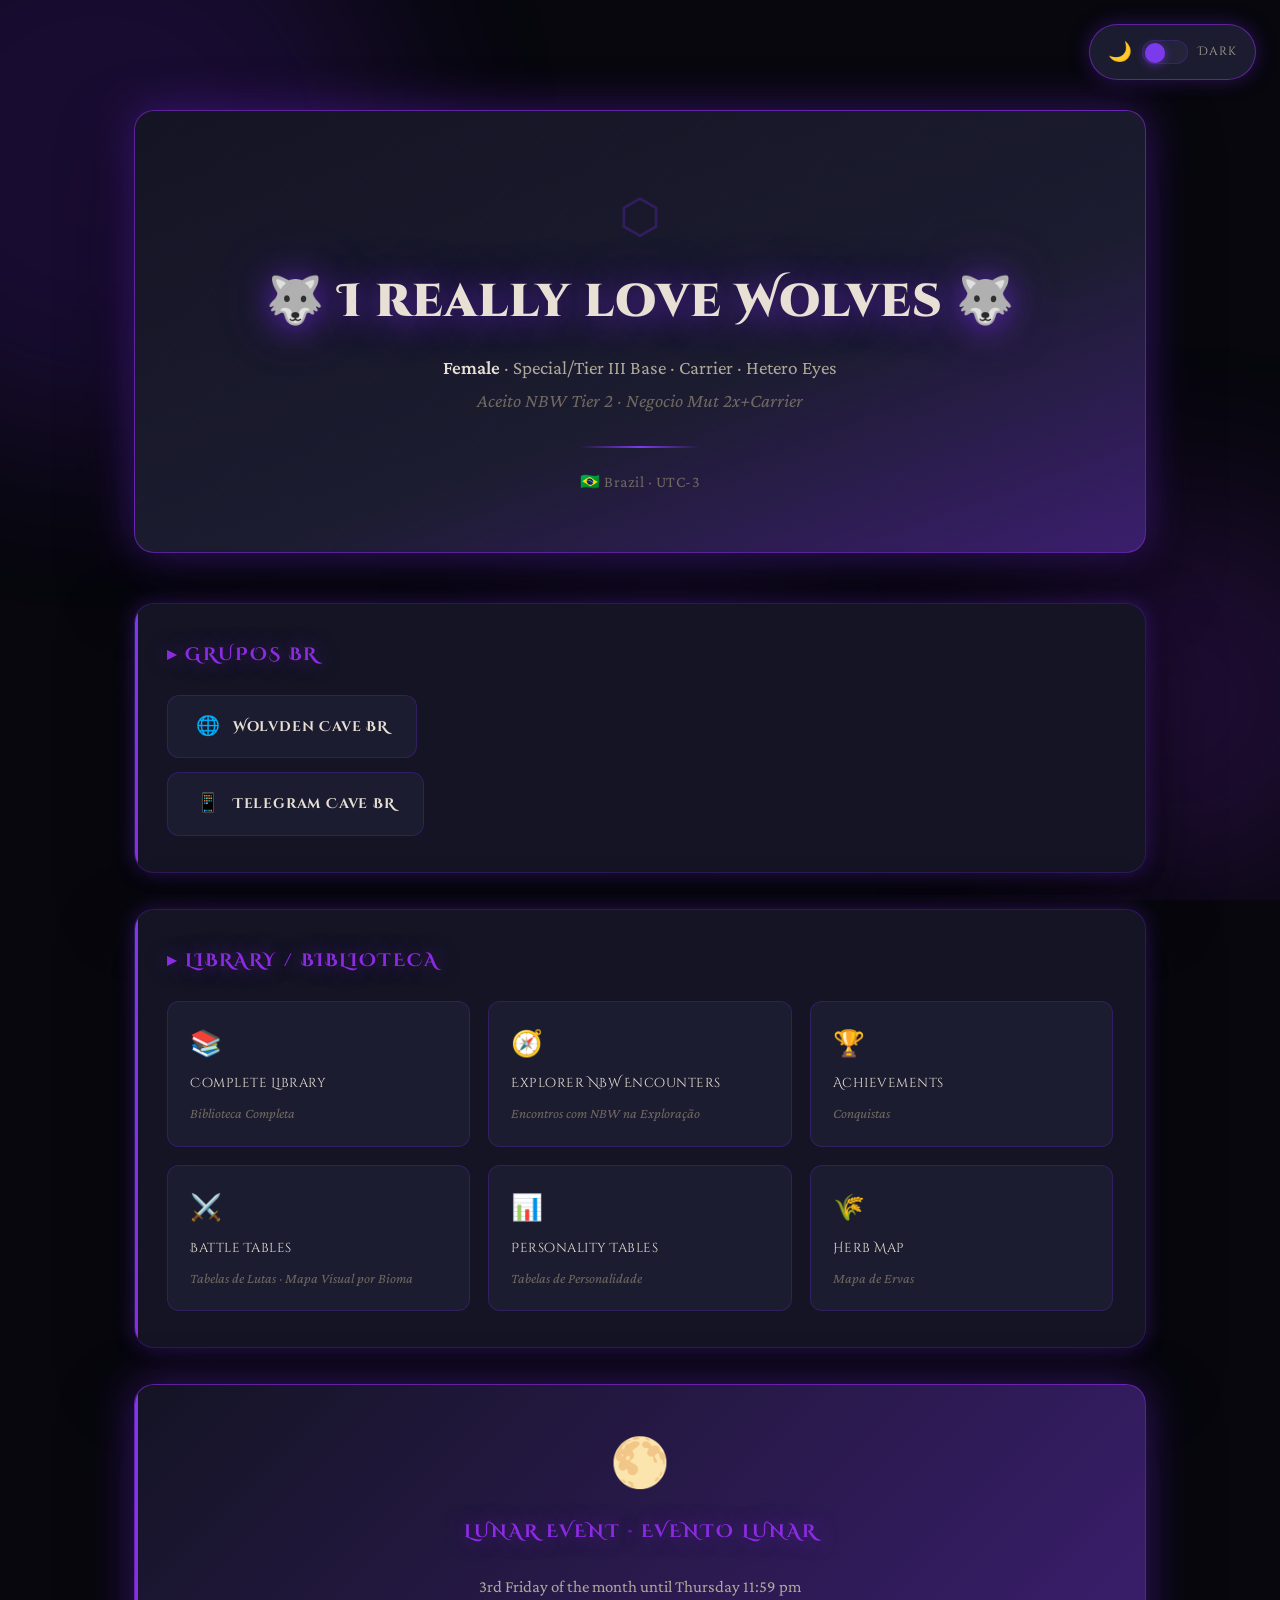
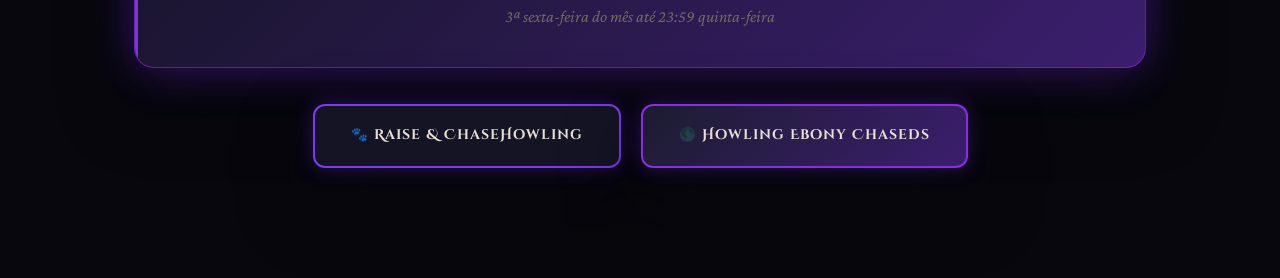
<file: wolves.html>
<!DOCTYPE html>
<html lang="pt-BR">
<head>
<meta charset="UTF-8">
<meta name="viewport" content="width=device-width,initial-scale=1">
<title>🐺Hi, I really love Wolves!!!🐺</title>
<link rel="preconnect" href="https://fonts.googleapis.com">
<link href="https://fonts.googleapis.com/css2?family=Cinzel+Decorative:wght@700;900&family=Crimson+Pro:ital,wght@0,400;0,600;1,400&display=swap" rel="stylesheet">
<link rel="stylesheet" href="wolves.css">
</head>
<body>

<!-- Theme Toggle -->
<div class="theme-toggle">
  <span class="toggle-icon" id="toggleIcon">🌙</span>
  <label class="toggle-switch">
    <input type="checkbox" id="themeToggle" onchange="toggleTheme()">
    <span class="slider"></span>
  </label>
  <span class="toggle-label" id="toggleLabel">Dark</span>
</div>

<!-- Fundo animado -->
<div class="bg-orbs" aria-hidden="true">
  <div class="orb orb-1"></div>
  <div class="orb orb-2"></div>
  <div class="orb orb-3"></div>
</div>

<div class="container">

  <!-- HERO -->
  <header class="hero">
    <div class="hero-rune" aria-hidden="true">⬡</div>
    <h1 class="hero-title">🐺 I really love Wolves 🐺</h1>
    <p class="hero-sub">
      <strong>Female</strong> · Special/Tier III Base · Carrier · Hetero Eyes<br>
      <em>Aceito NBW Tier 2 · Negocio Mut 2x+Carrier</em>
    </p>
    <div class="hero-divider" aria-hidden="true"></div>
    <p class="hero-tz">🇧🇷 Brazil · UTC-3</p>
  </header>

  <!-- GRUPOS -->
  <section class="card" style="--delay:0.1s">
    <h2 class="card-title">▸ Grupos BR</h2>
    <div class="links-col">
      <a href="https://www.facebook.com/groups/720516458811518/" class="link-btn" target="_blank">
        <span class="link-icon">🌐</span> Wolvden Cave BR
      </a>
      <a href="https://t.me/joinchat/3sdtXmUJUutjYjAx" class="link-btn" target="_blank">
        <span class="link-icon">📱</span> Telegram Cave BR
      </a>
    </div>
  </section>

  <!-- BIBLIOTECA -->
  <section class="card" style="--delay:0.2s">
    <h2 class="card-title">▸ Library / Biblioteca</h2>
    <div class="lib-grid">
      <a href="https://www.deviantart.com/stash/223xcq75zxb" class="lib-item" target="_blank">
        <span class="lib-icon">📚</span>
        <span class="lib-name">Complete Library</span>
        <span class="lib-desc">Biblioteca Completa</span>
      </a>
      <a href="https://www.deviantart.com/stash/01dqri0dttmy" class="lib-item" target="_blank">
        <span class="lib-icon">🧭</span>
        <span class="lib-name">Explorer NBW Encounters</span>
        <span class="lib-desc">Encontros com NBW na Exploração</span>
      </a>
      <a href="https://www.wolvden.com/achievements" class="lib-item" target="_blank">
        <span class="lib-icon">🏆</span>
        <span class="lib-name">Achievements</span>
        <span class="lib-desc">Conquistas</span>
      </a>
      <a href="https://www.deviantart.com/stash/08acq3w98wb" class="lib-item" target="_blank">
        <span class="lib-icon">⚔️</span>
        <span class="lib-name">Battle Tables</span>
        <span class="lib-desc">Tabelas de Lutas · Mapa Visual por Bioma</span>
      </a>
      <a href="https://www.deviantart.com/stash/01dqri0dttmy" class="lib-item" target="_blank">
        <span class="lib-icon">📊</span>
        <span class="lib-name">Personality Tables</span>
        <span class="lib-desc">Tabelas de Personalidade</span>
      </a>
      <a href="https://www.deviantart.com/stash/0259nyyv1stm" class="lib-item" target="_blank">
        <span class="lib-icon">🌾</span>
        <span class="lib-name">Herb Map</span>
        <span class="lib-desc">Mapa de Ervas</span>
      </a>
    </div>
  </section>

  <!-- EVENTO LUNAR -->
  <section class="card lunar-card" style="--delay:0.3s">
    <div class="lunar-icon">🌕</div>
    <h2 class="card-title">Lunar Event · Evento Lunar</h2>
    <p class="lunar-text">
      3rd Friday of the month until Thursday 11:59 pm<br>
      <em>3ª sexta-feira do mês até 23:59 quinta-feira</em>
    </p>
  </section>

  <!-- AÇÕES -->
  <div class="action-row" style="animation-delay:0.35s">
    <a href="https://www.wolvden.com/chatter/topic/143474?page=1" class="action-btn" target="_blank">
      🐾 Raise &amp; ChaseHowling
    </a>
    <a href="https://www.wolvden.com/g/society/217/topic/149539" class="action-btn howl" target="_blank">
      🌑 Howling Ebony Chaseds
    </a>
  </div>

</div><!-- /container -->

<script>
const toggle = document.getElementById('themeToggle');
const icon   = document.getElementById('toggleIcon');
const label  = document.getElementById('toggleLabel');

function toggleTheme() {
  const light = toggle.checked;
  document.body.setAttribute('data-theme', light ? 'light' : 'dark');
  localStorage.setItem('theme', light ? 'light' : 'dark');
  icon.textContent  = light ? '☀️' : '🌙';
  label.textContent = light ? 'Light' : 'Dark';
}

const saved = localStorage.getItem('theme') || 'dark';
toggle.checked = saved === 'light';
document.body.setAttribute('data-theme', saved);
icon.textContent  = saved === 'light' ? '☀️' : '🌙';
label.textContent = saved === 'light' ? 'Light' : 'Dark';
</script>
</body>
</html>
</file>
<file: wolves.css>
/* ═══════════════════════════════════════════
   WOLVES — Dark Fantasy CSS
   Palette: Obsidian black · Deep violet · Bone white
   Zero lilac. Zero pastel. All fang.
   ═══════════════════════════════════════════ */

/* ── GOOGLE FONTS (fallback if not in <head>) ── */
@import url('https://fonts.googleapis.com/css2?family=Cinzel+Decorative:wght@700;900&family=Crimson+Pro:ital,wght@0,400;0,600;1,400&display=swap');

/* ── TOKENS ── */
:root {
  /* Core palette */
  --black:        #07070d;
  --black-2:      #0d0d18;
  --black-3:      #141424;
  --black-4:      #1c1c30;
  --black-5:      #23233a;

  --violet:       #6d28d9;   /* deep saturated violet — NO lilac */
  --violet-mid:   #7c3aed;
  --violet-hot:   #8b2be2;   /* warmer, magenta-shifted */
  --violet-dim:   #3b1e6e;

  --bone:         #e8e0d4;
  --bone-dim:     #b0a898;
  --bone-muted:   #706860;

  --border:       rgba(109,40,217,0.28);
  --border-hot:   rgba(139,43,226,0.6);
  --glow-sm:      0 0 20px rgba(109,40,217,0.35);
  --glow-md:      0 0 45px rgba(109,40,217,0.45);
  --glow-lg:      0 0 80px rgba(109,40,217,0.55);
  --shadow-deep:  0 30px 70px rgba(7,7,13,0.85);

  --radius:       20px;
  --radius-sm:    12px;

  /* Typography */
  --font-display: 'Cinzel Decorative', Georgia, serif;
  --font-body:    'Crimson Pro', Georgia, serif;
}

[data-theme="light"] {
  --black:        #f0ece8;
  --black-2:      #e8e2da;
  --black-3:      #ddd6cc;
  --black-4:      #cec5b8;
  --black-5:      #c0b6a8;
  --bone:         #1a1428;
  --bone-dim:     #3a2e50;
  --bone-muted:   #5a4e70;
  --border:       rgba(109,40,217,0.2);
  --border-hot:   rgba(109,40,217,0.5);
  --glow-sm:      0 0 20px rgba(109,40,217,0.15);
  --glow-md:      0 0 40px rgba(109,40,217,0.2);
  --glow-lg:      0 0 70px rgba(109,40,217,0.3);
  --shadow-deep:  0 30px 70px rgba(0,0,0,0.12);
}

/* ── RESET ── */
*, *::before, *::after { margin: 0; padding: 0; box-sizing: border-box; }

/* ── BODY ── */
body {
  font-family: var(--font-body);
  font-size: 1.05rem;
  background: var(--black);
  color: var(--bone);
  line-height: 1.75;
  min-height: 100vh;
  overflow-x: hidden;
  transition: background 0.5s, color 0.5s;
}

/* ── ANIMATED BACKGROUND ORBS ── */
.bg-orbs {
  position: fixed;
  inset: 0;
  z-index: 0;
  pointer-events: none;
  overflow: hidden;
}

.orb {
  position: absolute;
  border-radius: 50%;
  filter: blur(90px);
  opacity: 0.18;
  animation: drift 18s ease-in-out infinite alternate;
}

.orb-1 {
  width: 600px; height: 600px;
  background: var(--violet);
  top: -150px; left: -200px;
  animation-duration: 22s;
}

.orb-2 {
  width: 400px; height: 400px;
  background: var(--violet-hot);
  bottom: 0; right: -100px;
  animation-duration: 17s;
  animation-delay: -6s;
}

.orb-3 {
  width: 300px; height: 300px;
  background: var(--violet-mid);
  top: 50%; left: 40%;
  animation-duration: 25s;
  animation-delay: -12s;
  opacity: 0.1;
}

@keyframes drift {
  0%   { transform: translate(0, 0) scale(1); }
  50%  { transform: translate(40px, 30px) scale(1.08); }
  100% { transform: translate(-20px, 50px) scale(0.95); }
}

/* ── THEME TOGGLE ── */
.theme-toggle {
  position: fixed;
  top: 24px; right: 24px;
  z-index: 10001;
  display: flex;
  align-items: center;
  gap: 10px;
  background: var(--black-4);
  padding: 10px 18px;
  border-radius: 50px;
  border: 1px solid var(--border-hot);
  box-shadow: var(--glow-sm);
  backdrop-filter: blur(16px);
  transition: box-shadow 0.4s, transform 0.4s;
}

.theme-toggle:hover {
  box-shadow: var(--glow-md);
  transform: translateY(-3px);
}

.toggle-icon  { font-size: 1.2rem; }
.toggle-label { font-family: var(--font-display); font-size: 0.72rem; color: var(--bone-dim); letter-spacing: 1px; }

.toggle-switch {
  position: relative;
  width: 46px; height: 24px;
  background: var(--black-5);
  border-radius: 24px;
  cursor: pointer;
  border: 1px solid var(--border);
}

.toggle-switch input { opacity: 0; width: 0; height: 0; }

.slider {
  position: absolute;
  top: 2px; left: 2px;
  width: 20px; height: 20px;
  border-radius: 50%;
  background: var(--violet-mid);
  transition: all 0.4s cubic-bezier(0.4,0,0.2,1);
  box-shadow: 0 2px 10px rgba(124,58,237,0.6);
}

.toggle-switch input:checked + .slider {
  transform: translateX(22px);
  background: var(--bone-dim);
  box-shadow: 0 2px 10px rgba(176,168,152,0.4);
}

/* ── CONTAINER ── */
.container {
  max-width: 1060px;
  margin: 0 auto;
  padding: 110px 24px 60px;
  position: relative;
  z-index: 2;
}

/* ── HERO ── */
.hero {
  text-align: center;
  padding: 64px 40px 56px;
  margin-bottom: 50px;
  background: linear-gradient(160deg, var(--black-3) 0%, var(--black-4) 60%, var(--violet-dim) 100%);
  border: 1px solid var(--border-hot);
  border-radius: var(--radius);
  box-shadow: var(--glow-md), var(--shadow-deep);
  position: relative;
  overflow: hidden;
  animation: fadeUp 0.8s ease both;
}

.hero::after {
  content: '';
  position: absolute;
  inset: 0;
  background: repeating-linear-gradient(
    -55deg,
    transparent,
    transparent 60px,
    rgba(109,40,217,0.03) 60px,
    rgba(109,40,217,0.03) 61px
  );
  pointer-events: none;
}

.hero-rune {
  font-size: 3rem;
  color: var(--violet);
  opacity: 0.3;
  margin-bottom: 16px;
  display: block;
  animation: spin 30s linear infinite;
}

@keyframes spin { to { transform: rotate(360deg); } }

.hero-title {
  font-family: var(--font-display);
  font-size: clamp(1.6rem, 5vw, 2.9rem);
  font-weight: 900;
  color: var(--bone);
  letter-spacing: 1px;
  text-shadow: 0 4px 30px rgba(109,40,217,0.7), 0 0 60px rgba(109,40,217,0.3);
  margin-bottom: 20px;
  line-height: 1.2;
}

.hero-sub {
  font-size: clamp(1rem, 2.5vw, 1.2rem);
  color: var(--bone-dim);
  max-width: 640px;
  margin: 0 auto 28px;
}

.hero-sub strong { color: var(--bone); font-weight: 600; }
.hero-sub em     { color: var(--bone-muted); font-style: italic; }

.hero-divider {
  width: 120px;
  height: 2px;
  background: linear-gradient(90deg, transparent, var(--violet-mid), transparent);
  margin: 0 auto 20px;
}

.hero-tz {
  font-size: 1rem;
  color: var(--bone-muted);
  letter-spacing: 0.5px;
}

/* ── CARDS ── */
.card {
  background: var(--black-3);
  border: 1px solid var(--border);
  border-radius: var(--radius);
  padding: 36px 32px;
  margin-bottom: 36px;
  box-shadow: var(--glow-sm), var(--shadow-deep);
  position: relative;
  overflow: hidden;
  animation: fadeUp 0.7s ease both;
  animation-delay: var(--delay, 0s);
  transition: box-shadow 0.4s, transform 0.4s, border-color 0.4s;
}

.card::before {
  content: '';
  position: absolute;
  top: 0; left: 0;
  width: 3px; height: 100%;
  background: linear-gradient(to bottom, var(--violet-mid), var(--violet-hot));
}

.card:hover {
  transform: translateY(-6px);
  box-shadow: var(--glow-md), var(--shadow-deep);
  border-color: var(--border-hot);
}

.card-title {
  font-family: var(--font-display);
  font-size: 1.1rem;
  color: var(--violet-hot);
  letter-spacing: 2px;
  text-transform: uppercase;
  margin-bottom: 24px;
  text-shadow: 0 0 20px rgba(139,43,226,0.5);
}

/* ── LINKS COL ── */
.links-col {
  display: flex;
  flex-direction: column;
  gap: 14px;
  align-items: flex-start;
}

.link-btn {
  display: inline-flex;
  align-items: center;
  gap: 12px;
  font-family: var(--font-display);
  font-size: 0.9rem;
  font-weight: 700;
  letter-spacing: 0.8px;
  color: var(--bone);
  text-decoration: none;
  padding: 14px 28px;
  border-radius: var(--radius-sm);
  background: var(--black-4);
  border: 1px solid var(--border);
  transition: all 0.35s cubic-bezier(0.4,0,0.2,1);
  position: relative;
  overflow: hidden;
}

.link-btn::after {
  content: '';
  position: absolute;
  inset: 0;
  background: linear-gradient(135deg, var(--violet), var(--violet-hot));
  opacity: 0;
  transition: opacity 0.35s;
}

.link-btn:hover {
  color: #fff;
  border-color: var(--violet-mid);
  transform: translateX(6px);
  box-shadow: var(--glow-sm);
}

.link-btn:hover::after { opacity: 1; }
.link-btn > * { position: relative; z-index: 1; }

.link-icon { font-size: 1.2rem; }

/* ── LIBRARY GRID ── */
.lib-grid {
  display: grid;
  grid-template-columns: repeat(auto-fit, minmax(260px, 1fr));
  gap: 18px;
}

.lib-item {
  display: flex;
  flex-direction: column;
  gap: 6px;
  padding: 20px 22px;
  background: var(--black-4);
  border: 1px solid var(--border);
  border-radius: var(--radius-sm);
  text-decoration: none;
  transition: all 0.35s;
  position: relative;
  overflow: hidden;
}

.lib-item::before {
  content: '';
  position: absolute;
  bottom: 0; left: 0;
  width: 100%; height: 2px;
  background: linear-gradient(90deg, var(--violet), var(--violet-hot));
  transform: scaleX(0);
  transform-origin: left;
  transition: transform 0.35s;
}

.lib-item:hover {
  border-color: var(--border-hot);
  background: var(--black-5);
  transform: translateY(-4px);
  box-shadow: var(--glow-sm);
}

.lib-item:hover::before { transform: scaleX(1); }

.lib-icon { font-size: 1.6rem; }
.lib-name {
  font-family: var(--font-display);
  font-size: 0.82rem;
  color: var(--bone);
  letter-spacing: 0.5px;
}
.lib-desc {
  font-size: 0.88rem;
  color: var(--bone-muted);
  font-style: italic;
}

/* ── LUNAR CARD ── */
.lunar-card {
  text-align: center;
  background: linear-gradient(135deg, var(--black-3) 0%, var(--violet-dim) 100%);
  border-color: var(--border-hot);
  box-shadow: var(--glow-md), var(--shadow-deep);
}

.lunar-icon {
  font-size: 3rem;
  display: block;
  margin-bottom: 12px;
  animation: float 4s ease-in-out infinite;
}

@keyframes float {
  0%,100% { transform: translateY(0); }
  50%      { transform: translateY(-8px); }
}

.lunar-text {
  font-size: 1.05rem;
  color: var(--bone-dim);
}

.lunar-text em { color: var(--bone-muted); }

/* ── ACTION BUTTONS ── */
.action-row {
  display: flex;
  justify-content: center;
  gap: 20px;
  flex-wrap: wrap;
  margin-bottom: 50px;
  animation: fadeUp 0.7s ease both;
  animation-delay: 0.35s;
}

.action-btn {
  font-family: var(--font-display);
  font-size: 0.85rem;
  font-weight: 700;
  letter-spacing: 1px;
  color: var(--bone);
  text-decoration: none;
  padding: 18px 36px;
  border-radius: var(--radius-sm);
  border: 2px solid var(--violet-mid);
  background: var(--black-3);
  box-shadow: var(--glow-sm), var(--shadow-deep);
  transition: all 0.4s cubic-bezier(0.4,0,0.2,1);
  position: relative;
  overflow: hidden;
}

.action-btn::before {
  content: '';
  position: absolute;
  inset: 0;
  background: linear-gradient(135deg, var(--violet), var(--violet-hot));
  opacity: 0;
  transition: opacity 0.4s;
}

.action-btn:hover {
  color: #fff;
  transform: translateY(-8px) scale(1.04);
  box-shadow: var(--glow-lg), var(--shadow-deep);
  border-color: var(--violet-hot);
}

.action-btn:hover::before { opacity: 1; }
.action-btn > span, .action-btn { position: relative; z-index: 1; }

.action-btn.howl {
  border-color: var(--violet-hot);
  background: linear-gradient(135deg, var(--black-4), var(--violet-dim));
}

/* ── FEATURED IMAGE ── */
.featured-wrap {
  position: relative;
  margin: 0 auto 50px;
  max-width: 700px;
}

.featured-image {
  display: block;
  width: 100%;
  height: 400px;
  object-fit: cover;
  border-radius: var(--radius);
  border: 2px solid var(--border-hot);
  box-shadow: var(--glow-md), var(--shadow-deep);
  transition: transform 0.6s cubic-bezier(0.25,0.46,0.45,0.94), box-shadow 0.6s;
}

.featured-image:hover {
  transform: scale(1.03) rotate(0.5deg);
  box-shadow: var(--glow-lg), var(--shadow-deep);
}

.featured-glow {
  position: absolute;
  inset: -30px;
  background: radial-gradient(ellipse at center, rgba(109,40,217,0.2), transparent 70%);
  pointer-events: none;
  border-radius: 50%;
  z-index: -1;
}

/* ── GALLERY ── */
.wolves-gallery {
  display: flex;
  justify-content: center;
  gap: 28px;
  flex-wrap: wrap;
  margin-bottom: 50px;
}

.wolf-image {
  width: 310px; height: 310px;
  object-fit: cover;
  border-radius: var(--radius);
  border: 2px solid var(--border);
  box-shadow: var(--glow-sm), var(--shadow-deep);
  transition: all 0.55s cubic-bezier(0.25,0.46,0.45,0.94);
  display: block;
}

.wolf-image:hover {
  transform: scale(1.07) rotate(-1.5deg);
  border-color: var(--violet-hot);
  box-shadow: var(--glow-lg), var(--shadow-deep);
}

/* ── FOOTER ── */
.footer-credit {
  text-align: center;
  font-style: italic;
  font-size: 1rem;
  color: var(--bone-muted);
  padding: 28px 24px;
  border-top: 1px solid var(--border);
  margin-top: 20px;
  line-height: 2;
}

/* ── ENTRANCE ANIMATION ── */
@keyframes fadeUp {
  from { opacity: 0; transform: translateY(28px); }
  to   { opacity: 1; transform: translateY(0); }
}

.hero        { animation: fadeUp 0.8s ease both; }
.action-row  { animation: fadeUp 0.7s 0.35s ease both; }

/* ── RESPONSIVE ── */
@media (max-width: 768px) {
  .container { padding: 90px 18px 40px; }
  .theme-toggle { top: 18px; right: 18px; padding: 8px 14px; }
  .hero { padding: 48px 24px 40px; }
  .card { padding: 28px 20px; }
  .lib-grid { grid-template-columns: 1fr; }
  .wolf-image { width: 260px; height: 260px; }
  .action-btn { font-size: 0.8rem; padding: 15px 26px; }
  .featured-image { height: 300px; }
}

@media (max-width: 480px) {
  .hero-title { font-size: 1.5rem; }
  .wolf-image { width: 230px; height: 230px; }
  .wolves-gallery { gap: 18px; }
  .link-btn { font-size: 0.82rem; padding: 12px 22px; }
}
</file>
